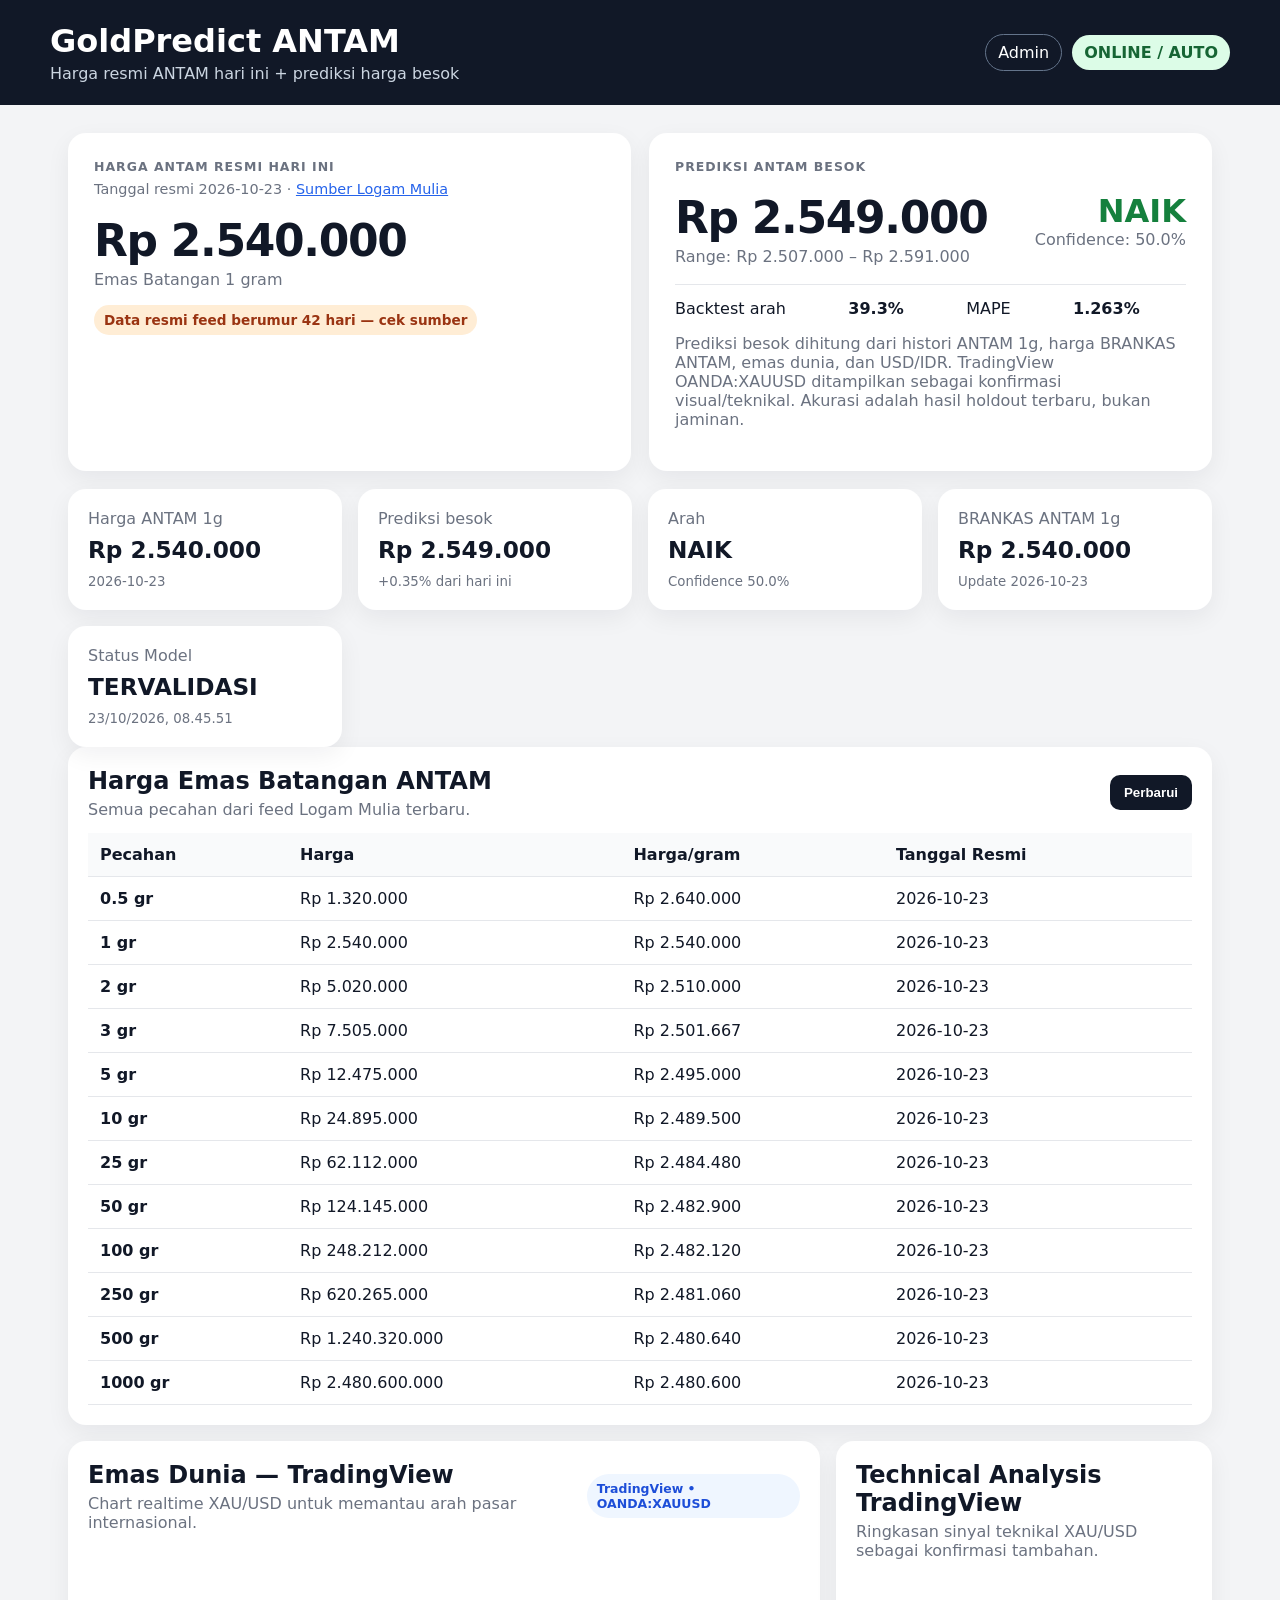
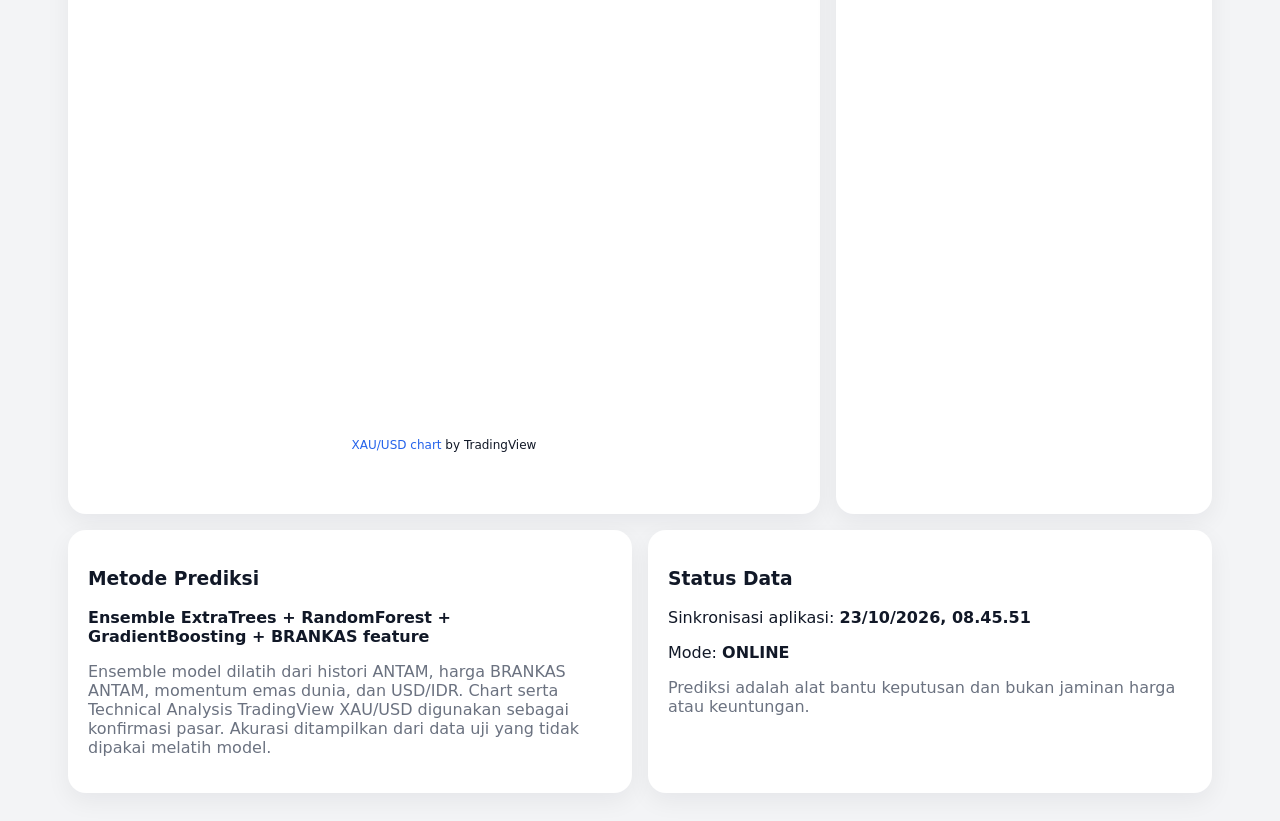
<file: index.html>
<!doctype html>
<html lang="id">
<head>
  <meta charset="utf-8">
  <meta name="viewport" content="width=device-width,initial-scale=1">
  <meta name="theme-color" content="#111827">
  <title>GoldPredict ANTAM</title>
  <link rel="manifest" href="manifest.json">
  <link rel="stylesheet" href="assets/css/style.css">
</head>
<body>
<header class="topbar">
  <div>
    <h1>GoldPredict ANTAM</h1>
    <p>Harga resmi ANTAM hari ini + prediksi harga besok</p>
  </div>
  <div class="top-actions">
    <a href="admin.html" class="admin-link">Admin</a>
    <div id="status" class="badge">Memuat...</div>
  </div>
</header>

<main class="container">
  <section class="today-predict">
    <article class="card focus today-card">
      <div class="eyebrow">HARGA ANTAM RESMI HARI INI</div>
      <div class="source-line"><span id="officialDate">-</span> · <a href="https://www.logammulia.com/id/harga-emas-hari-ini" target="_blank" rel="noopener">Sumber Logam Mulia</a></div>
      <div class="big-price" id="antam">-</div>
      <div class="unit">Emas Batangan 1 gram</div>
      <div id="freshness" class="freshness">Memeriksa data resmi...</div>
    </article>

    <article class="card focus forecast-card">
      <div class="eyebrow">PREDIKSI ANTAM BESOK</div>
      <div class="forecast-row">
        <div>
          <div class="big-price" id="predicted">-</div>
          <div id="range" class="unit">Range: -</div>
        </div>
        <div class="forecast-signal">
          <strong id="direction">-</strong>
          <span id="confidence">Confidence: -</span>
        </div>
      </div>
      <div class="metric-row">
        <span>Backtest arah</span><strong id="backtestAcc">-</strong>
        <span>MAPE</span><strong id="mape">-</strong>
      </div>
      <p id="modelNote" class="muted">Menunggu hasil model.</p>
    </article>
  </section>

  <section class="grid market-grid">
    <article class="card"><span>Harga ANTAM 1g</span><strong id="antamMini">-</strong><small id="antamDateMini">-</small></article>
    <article class="card"><span>Prediksi besok</span><strong id="predMini">-</strong><small id="predChange">-</small></article>
    <article class="card"><span>Arah</span><strong id="dirMini">-</strong><small id="confMini">-</small></article>
    <article class="card"><span>BRANKAS ANTAM 1g</span><strong id="brankasMini">-</strong><small id="brankasDateMini">-</small></article>
    <article class="card"><span>Status Model</span><strong id="modelStatus">-</strong><small id="lastUpdate">-</small></article>
  </section>

  <section class="card">
    <div class="section-head">
      <div>
        <h2>Harga Emas Batangan ANTAM</h2>
        <p>Semua pecahan dari feed Logam Mulia terbaru.</p>
      </div>
      <button id="refreshBtn" class="refresh-btn">Perbarui</button>
    </div>
    <div class="table-wrap">
      <table>
        <thead><tr><th>Pecahan</th><th>Harga</th><th>Harga/gram</th><th>Tanggal Resmi</th></tr></thead>
        <tbody id="productBody"><tr><td colspan="4">Memuat...</td></tr></tbody>
      </table>
    </div>
  </section>

  <section class="tradingview-grid">
    <article class="card tv-card">
      <div class="section-head">
        <div>
          <h2>Emas Dunia — TradingView</h2>
          <p>Chart realtime XAU/USD untuk memantau arah pasar internasional.</p>
        </div>
        <span class="tv-badge">TradingView • OANDA:XAUUSD</span>
      </div>
      <div class="tv-chart">
        <div class="tradingview-widget-container" style="height:100%;width:100%">
          <div class="tradingview-widget-container__widget" style="height:calc(100% - 32px);width:100%"></div>
          <div class="tradingview-widget-copyright">
            <a href="https://www.tradingview.com/symbols/XAUUSD/" rel="noopener nofollow" target="_blank"><span class="blue-text">XAU/USD chart</span></a>
            <span class="trademark"> by TradingView</span>
          </div>
          <script type="text/javascript" src="https://s3.tradingview.com/external-embedding/embed-widget-advanced-chart.js" async>
          {
            "autosize": true,
            "symbol": "OANDA:XAUUSD",
            "interval": "60",
            "timezone": "Asia/Jakarta",
            "theme": "light",
            "style": "1",
            "locale": "id_ID",
            "backgroundColor": "#ffffff",
            "gridColor": "rgba(46, 46, 46, 0.06)",
            "allow_symbol_change": false,
            "hide_side_toolbar": false,
            "withdateranges": true,
            "save_image": false,
            "studies": [
              "RSI@tv-basicstudies",
              "MACD@tv-basicstudies",
              "MASimple@tv-basicstudies"
            ],
            "support_host": "https://www.tradingview.com"
          }
          </script>
        </div>
      </div>
    </article>

    <article class="card tv-card">
      <div class="section-head">
        <div>
          <h2>Technical Analysis TradingView</h2>
          <p>Ringkasan sinyal teknikal XAU/USD sebagai konfirmasi tambahan.</p>
        </div>
      </div>
      <div class="tv-tech">
        <div class="tradingview-widget-container" style="height:100%;width:100%">
          <div class="tradingview-widget-container__widget" style="height:100%;width:100%"></div>
          <script type="text/javascript" src="https://s3.tradingview.com/external-embedding/embed-widget-technical-analysis.js" async>
          {
            "interval": "1h",
            "width": "100%",
            "isTransparent": true,
            "height": "100%",
            "symbol": "OANDA:XAUUSD",
            "showIntervalTabs": true,
            "displayMode": "single",
            "locale": "id_ID",
            "colorTheme": "light"
          }
          </script>
        </div>
      </div>
    </article>
  </section>

  <section class="grid two">
    <article class="card">
      <h3>Metode Prediksi</h3>
      <p><strong id="modelName">-</strong></p>
      <p class="muted">Ensemble model dilatih dari histori ANTAM, harga BRANKAS ANTAM, momentum emas dunia, dan USD/IDR. Chart serta Technical Analysis TradingView XAU/USD digunakan sebagai konfirmasi pasar. Akurasi ditampilkan dari data uji yang tidak dipakai melatih model.</p>
    </article>
    <article class="card">
      <h3>Status Data</h3>
      <p>Sinkronisasi aplikasi: <strong id="updated">-</strong></p>
      <p>Mode: <strong id="mode">-</strong></p>
      <p class="muted">Prediksi adalah alat bantu keputusan dan bukan jaminan harga atau keuntungan.</p>
    </article>
  </section>
</main>

<script src="assets/js/app.js"></script>
</body>
</html>
</file>
<file: assets/css/style.css>
*{box-sizing:border-box}body{margin:0;font-family:Inter,system-ui,Arial,sans-serif;background:#f3f4f6;color:#111827}.topbar{background:#111827;color:#fff;padding:22px max(20px,calc((100vw - 1180px)/2));display:flex;justify-content:space-between;align-items:center;gap:16px}.topbar h1{margin:0 0 4px}.topbar p{margin:0;color:#cbd5e1}.top-actions{display:flex;gap:10px;align-items:center}.admin-link{color:#fff;text-decoration:none;border:1px solid #64748b;padding:8px 12px;border-radius:999px}.container{max-width:1180px;margin:28px auto;padding:0 18px}.today-predict{display:grid;grid-template-columns:1fr 1fr;gap:18px}.grid{display:grid;grid-template-columns:repeat(4,1fr);gap:16px}.market-grid{margin-top:18px}.grid.two{grid-template-columns:repeat(2,1fr);margin-top:16px}.card{background:#fff;border-radius:18px;padding:20px;box-shadow:0 8px 24px rgba(15,23,42,.06)}.focus{padding:26px}.eyebrow{font-size:.78rem;font-weight:800;letter-spacing:.08em;color:#6b7280}.source-line{font-size:.9rem;color:#6b7280;margin-top:7px}.source-line a{color:#2563eb}.big-price{font-size:2.75rem;font-weight:850;letter-spacing:-.03em;margin-top:18px}.unit{color:#6b7280;margin-top:4px}.freshness{display:inline-block;margin-top:16px;padding:7px 10px;border-radius:999px;background:#e5e7eb;font-size:.85rem;font-weight:700}.freshness.fresh{background:#dcfce7;color:#166534}.freshness.stale{background:#ffedd5;color:#9a3412}.forecast-row{display:flex;justify-content:space-between;gap:18px;align-items:center}.forecast-signal{text-align:right}.forecast-signal strong{display:block;font-size:2rem}.forecast-signal span{color:#6b7280}.metric-row{display:grid;grid-template-columns:auto auto auto auto;gap:8px 16px;align-items:center;margin-top:18px;padding-top:14px;border-top:1px solid #e5e7eb}.card>span{display:block;color:#6b7280}.card>strong{display:block;font-size:1.45rem;margin:8px 0}.card small,.muted{color:#6b7280}.badge{display:inline-block;border-radius:999px;padding:8px 12px;font-weight:700;background:#e5e7eb;color:#111827}.live{background:#dcfce7;color:#166534}.offline{background:#ffedd5;color:#9a3412}.section-head{display:flex;justify-content:space-between;align-items:center;gap:16px}.section-head h2{margin:0}.section-head p{margin:.3rem 0 0;color:#6b7280}.refresh-btn{border:0;background:#111827;color:#fff;border-radius:10px;padding:10px 14px;font-weight:700;cursor:pointer}.table-wrap{overflow:auto;margin-top:14px}table{width:100%;border-collapse:collapse;min-width:650px}th,td{text-align:left;padding:12px;border-bottom:1px solid #e5e7eb}th{background:#f9fafb}.up{color:#15803d}.down{color:#b91c1c}.sideways{color:#1d4ed8}@media(max-width:850px){.today-predict,.grid,.grid.two{grid-template-columns:repeat(2,1fr)}.market-grid{grid-template-columns:repeat(2,1fr)}}@media(max-width:620px){.today-predict,.grid,.grid.two,.market-grid{grid-template-columns:1fr}.forecast-row,.topbar,.section-head{align-items:flex-start;flex-direction:column}.forecast-signal{text-align:left}.big-price{font-size:2.2rem}.metric-row{grid-template-columns:1fr 1fr}}.tradingview-grid{display:grid;grid-template-columns:2fr 1fr;gap:16px;margin-top:16px}.tv-card{min-width:0}.tv-chart{height:520px;margin-top:14px}.tv-tech{height:520px;margin-top:14px}.tv-badge{display:inline-block;background:#eff6ff;color:#1d4ed8;border-radius:999px;padding:7px 10px;font-size:.78rem;font-weight:800}.tradingview-widget-copyright{font-size:12px;text-align:center;padding-top:4px}.tradingview-widget-copyright a{color:#2563eb;text-decoration:none}@media(max-width:900px){.tradingview-grid{grid-template-columns:1fr}.tv-chart,.tv-tech{height:460px}}
</file>
